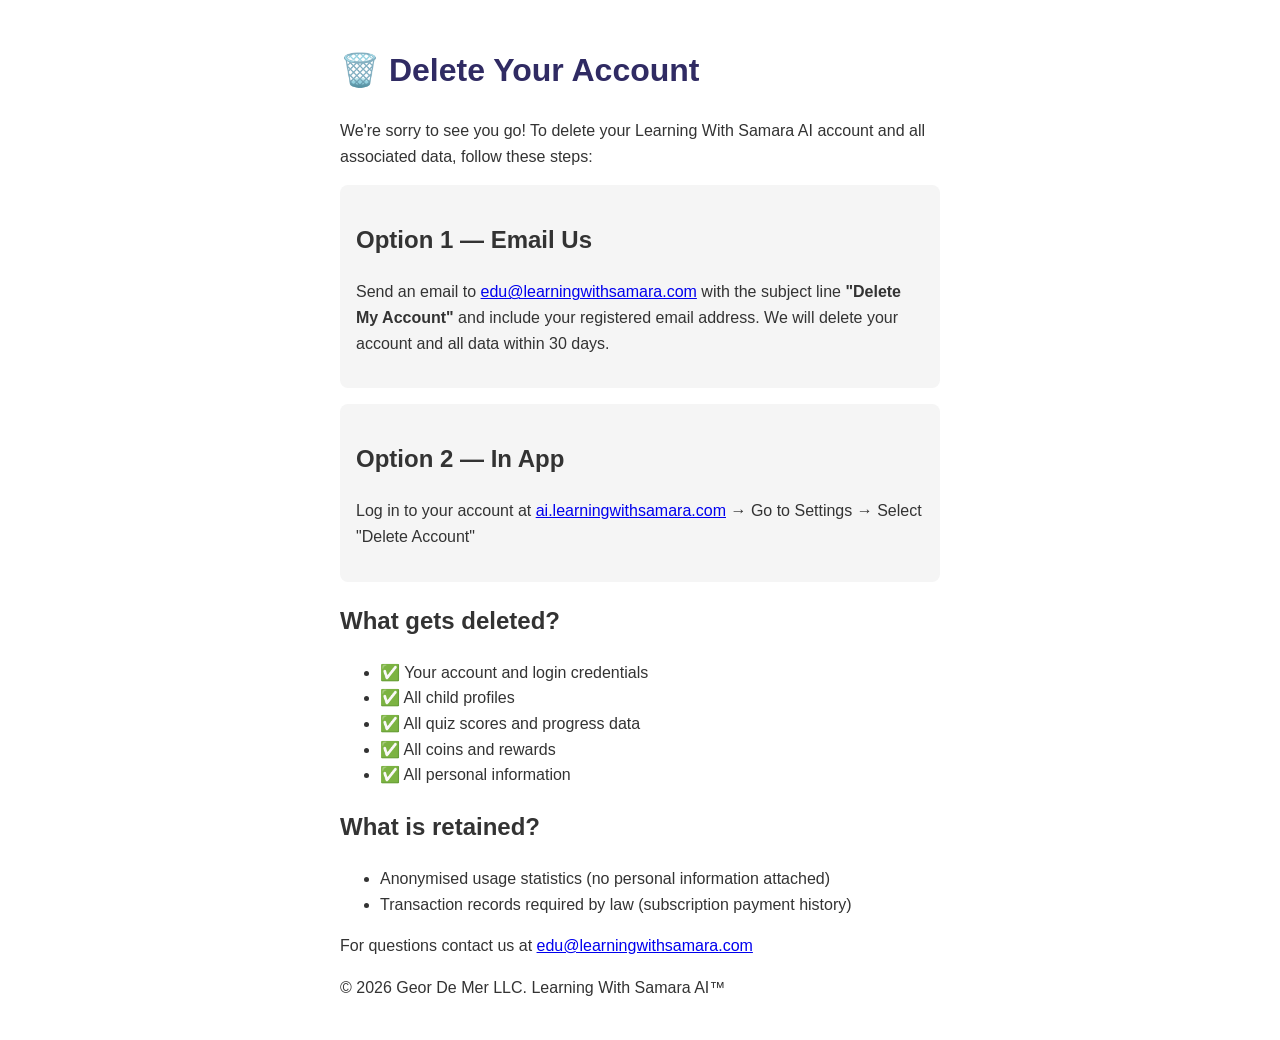
<file: docs/delete-account.html>
<!DOCTYPE html>
<html lang="en">
<head>
<meta charset="UTF-8"/>
<meta name="viewport" content="width=device-width, initial-scale=1.0"/>
<title>Delete Account — Learning With Samara AI</title>
<style>
  body { font-family: Arial, sans-serif; max-width: 600px; margin: 0 auto; padding: 24px; color: #333; line-height: 1.6; }
  h1 { color: #302b63; }
  .step { background: #f5f5f5; border-radius: 8px; padding: 16px; margin: 16px 0; }
</style>
</head>
<body>
<h1>🗑️ Delete Your Account</h1>
<p>We're sorry to see you go! To delete your Learning With Samara AI account and all associated data, follow these steps:</p>

<div class="step">
<h2>Option 1 — Email Us</h2>
<p>Send an email to <a href="mailto:edu@learningwithsamara.com">edu@learningwithsamara.com</a> with the subject line <strong>"Delete My Account"</strong> and include your registered email address. We will delete your account and all data within 30 days.</p>
</div>

<div class="step">
<h2>Option 2 — In App</h2>
<p>Log in to your account at <a href="https://ai.learningwithsamara.com">ai.learningwithsamara.com</a> → Go to Settings → Select "Delete Account"</p>
</div>

<h2>What gets deleted?</h2>
<ul>
<li>✅ Your account and login credentials</li>
<li>✅ All child profiles</li>
<li>✅ All quiz scores and progress data</li>
<li>✅ All coins and rewards</li>
<li>✅ All personal information</li>
</ul>

<h2>What is retained?</h2>
<ul>
<li>Anonymised usage statistics (no personal information attached)</li>
<li>Transaction records required by law (subscription payment history)</li>
</ul>

<p>For questions contact us at <a href="mailto:edu@learningwithsamara.com">edu@learningwithsamara.com</a></p>
<p>© 2026 Geor De Mer LLC. Learning With Samara AI™</p>
</body>
</html>
</file>
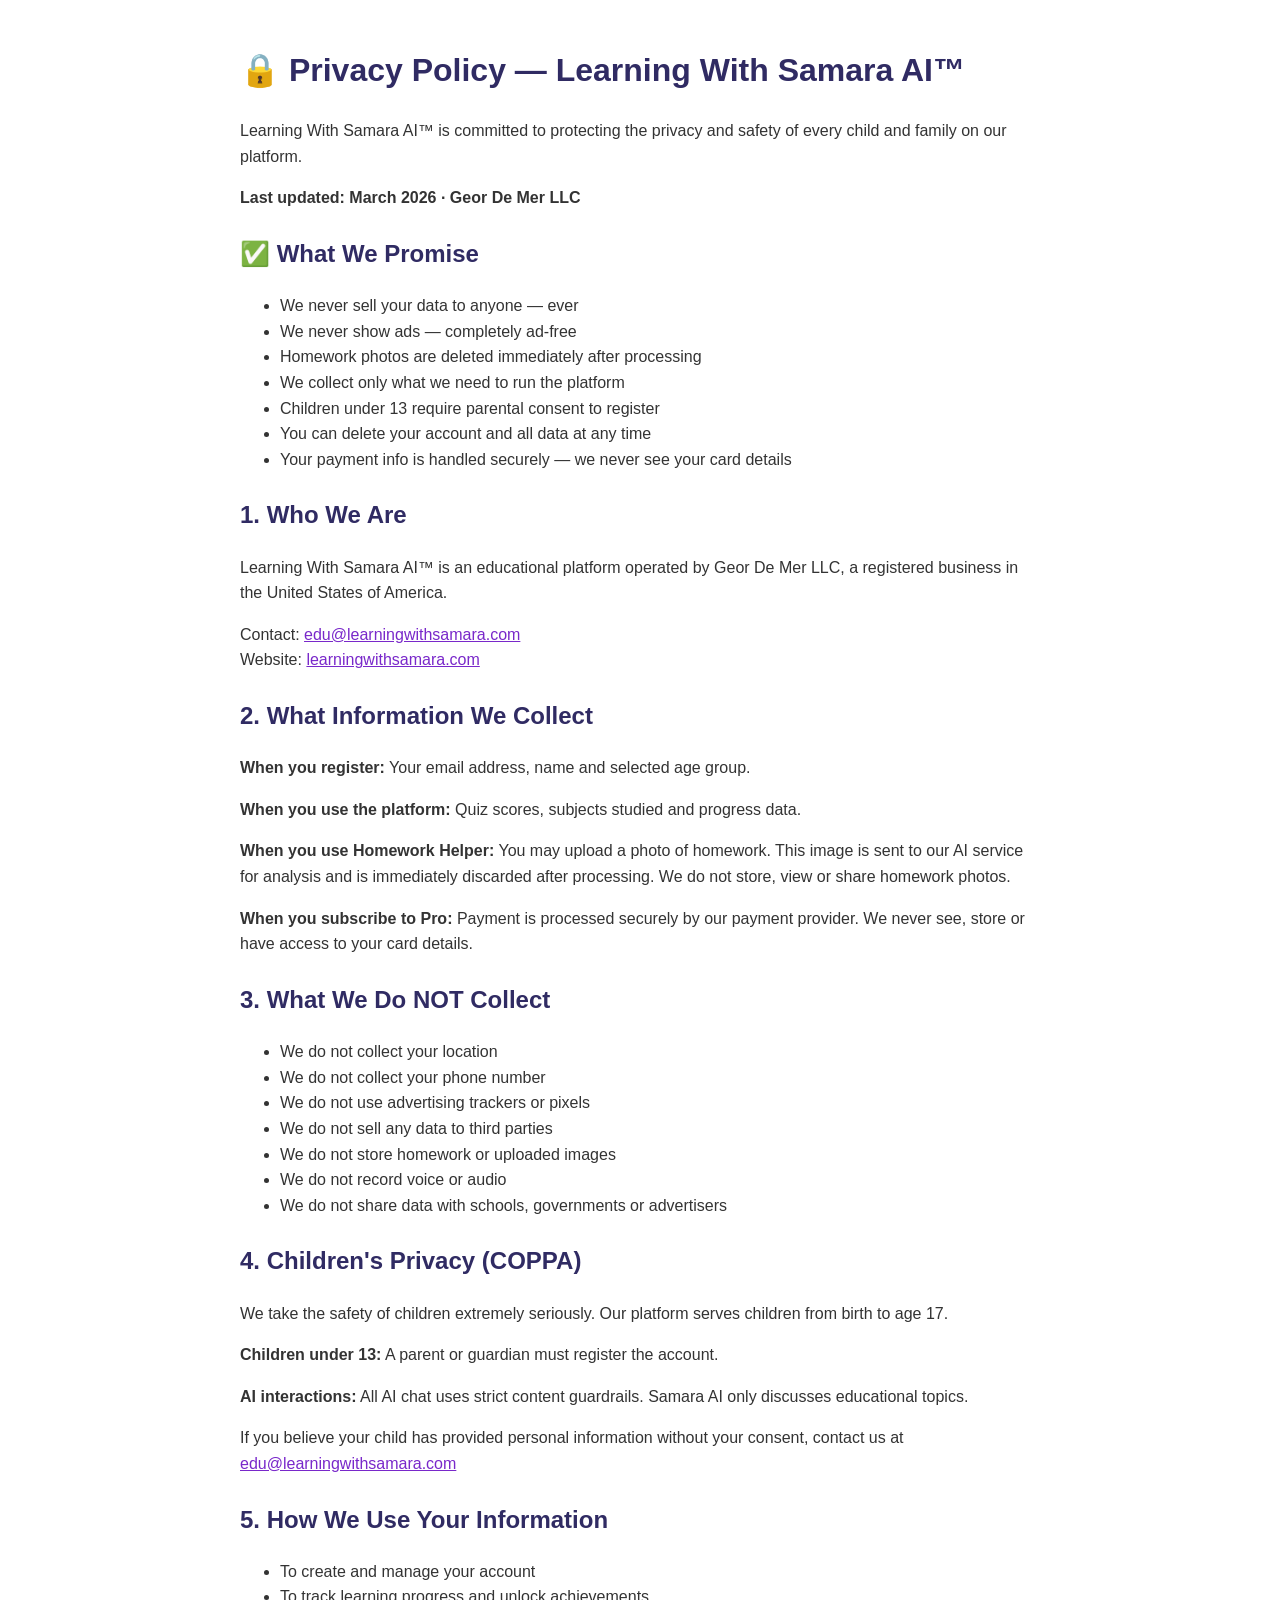
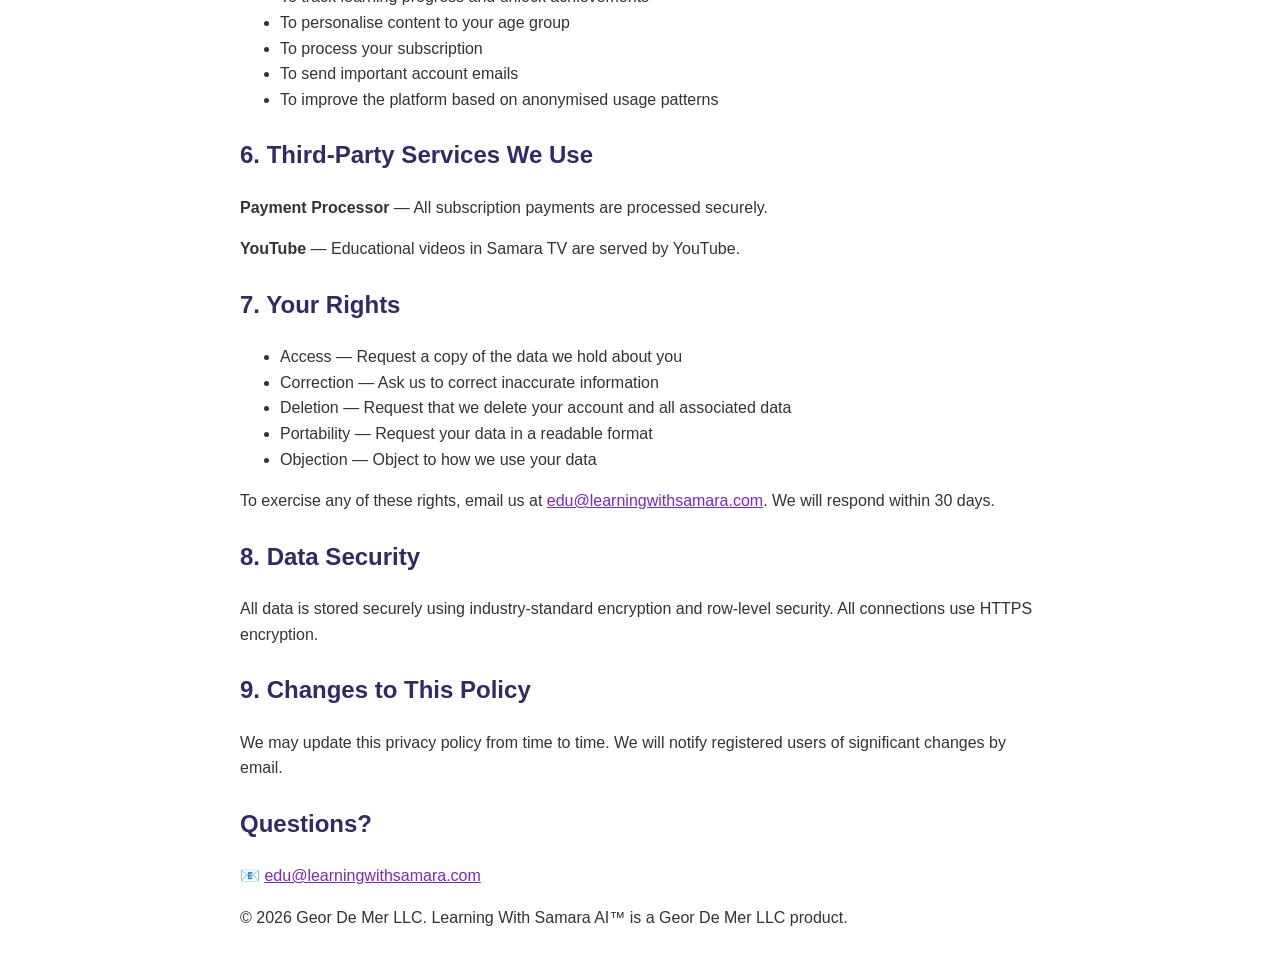
<file: docs/privacy.html>
<!DOCTYPE html>
<html lang="en">
<head>
<meta charset="UTF-8"/>
<meta name="viewport" content="width=device-width, initial-scale=1.0"/>
<title>Privacy Policy — Learning With Samara AI</title>
<style>
  body { font-family: Arial, sans-serif; max-width: 800px; margin: 0 auto; padding: 24px; color: #333; line-height: 1.6; }
  h1 { color: #302b63; }
  h2 { color: #302b63; margin-top: 24px; }
  a { color: #7928CA; }
</style>
</head>
<body>
<h1>🔒 Privacy Policy — Learning With Samara AI™</h1>
<p>Learning With Samara AI™ is committed to protecting the privacy and safety of every child and family on our platform.</p>
<p><strong>Last updated: March 2026 · Geor De Mer LLC</strong></p>

<h2>✅ What We Promise</h2>
<ul>
<li>We never sell your data to anyone — ever</li>
<li>We never show ads — completely ad-free</li>
<li>Homework photos are deleted immediately after processing</li>
<li>We collect only what we need to run the platform</li>
<li>Children under 13 require parental consent to register</li>
<li>You can delete your account and all data at any time</li>
<li>Your payment info is handled securely — we never see your card details</li>
</ul>

<h2>1. Who We Are</h2>
<p>Learning With Samara AI™ is an educational platform operated by Geor De Mer LLC, a registered business in the United States of America.</p>
<p>Contact: <a href="mailto:edu@learningwithsamara.com">edu@learningwithsamara.com</a><br/>
Website: <a href="https://learningwithsamara.com">learningwithsamara.com</a></p>

<h2>2. What Information We Collect</h2>
<p><strong>When you register:</strong> Your email address, name and selected age group.</p>
<p><strong>When you use the platform:</strong> Quiz scores, subjects studied and progress data.</p>
<p><strong>When you use Homework Helper:</strong> You may upload a photo of homework. This image is sent to our AI service for analysis and is immediately discarded after processing. We do not store, view or share homework photos.</p>
<p><strong>When you subscribe to Pro:</strong> Payment is processed securely by our payment provider. We never see, store or have access to your card details.</p>

<h2>3. What We Do NOT Collect</h2>
<ul>
<li>We do not collect your location</li>
<li>We do not collect your phone number</li>
<li>We do not use advertising trackers or pixels</li>
<li>We do not sell any data to third parties</li>
<li>We do not store homework or uploaded images</li>
<li>We do not record voice or audio</li>
<li>We do not share data with schools, governments or advertisers</li>
</ul>

<h2>4. Children's Privacy (COPPA)</h2>
<p>We take the safety of children extremely seriously. Our platform serves children from birth to age 17.</p>
<p><strong>Children under 13:</strong> A parent or guardian must register the account.</p>
<p><strong>AI interactions:</strong> All AI chat uses strict content guardrails. Samara AI only discusses educational topics.</p>
<p>If you believe your child has provided personal information without your consent, contact us at <a href="mailto:edu@learningwithsamara.com">edu@learningwithsamara.com</a></p>

<h2>5. How We Use Your Information</h2>
<ul>
<li>To create and manage your account</li>
<li>To track learning progress and unlock achievements</li>
<li>To personalise content to your age group</li>
<li>To process your subscription</li>
<li>To send important account emails</li>
<li>To improve the platform based on anonymised usage patterns</li>
</ul>

<h2>6. Third-Party Services We Use</h2>
<p><strong>Payment Processor</strong> — All subscription payments are processed securely.</p>
<p><strong>YouTube</strong> — Educational videos in Samara TV are served by YouTube.</p>

<h2>7. Your Rights</h2>
<ul>
<li>Access — Request a copy of the data we hold about you</li>
<li>Correction — Ask us to correct inaccurate information</li>
<li>Deletion — Request that we delete your account and all associated data</li>
<li>Portability — Request your data in a readable format</li>
<li>Objection — Object to how we use your data</li>
</ul>
<p>To exercise any of these rights, email us at <a href="mailto:edu@learningwithsamara.com">edu@learningwithsamara.com</a>. We will respond within 30 days.</p>

<h2>8. Data Security</h2>
<p>All data is stored securely using industry-standard encryption and row-level security. All connections use HTTPS encryption.</p>

<h2>9. Changes to This Policy</h2>
<p>We may update this privacy policy from time to time. We will notify registered users of significant changes by email.</p>

<h2>Questions?</h2>
<p>📧 <a href="mailto:edu@learningwithsamara.com">edu@learningwithsamara.com</a></p>
<p>© 2026 Geor De Mer LLC. Learning With Samara AI™ is a Geor De Mer LLC product.</p>
</body>
</html>
</file>
